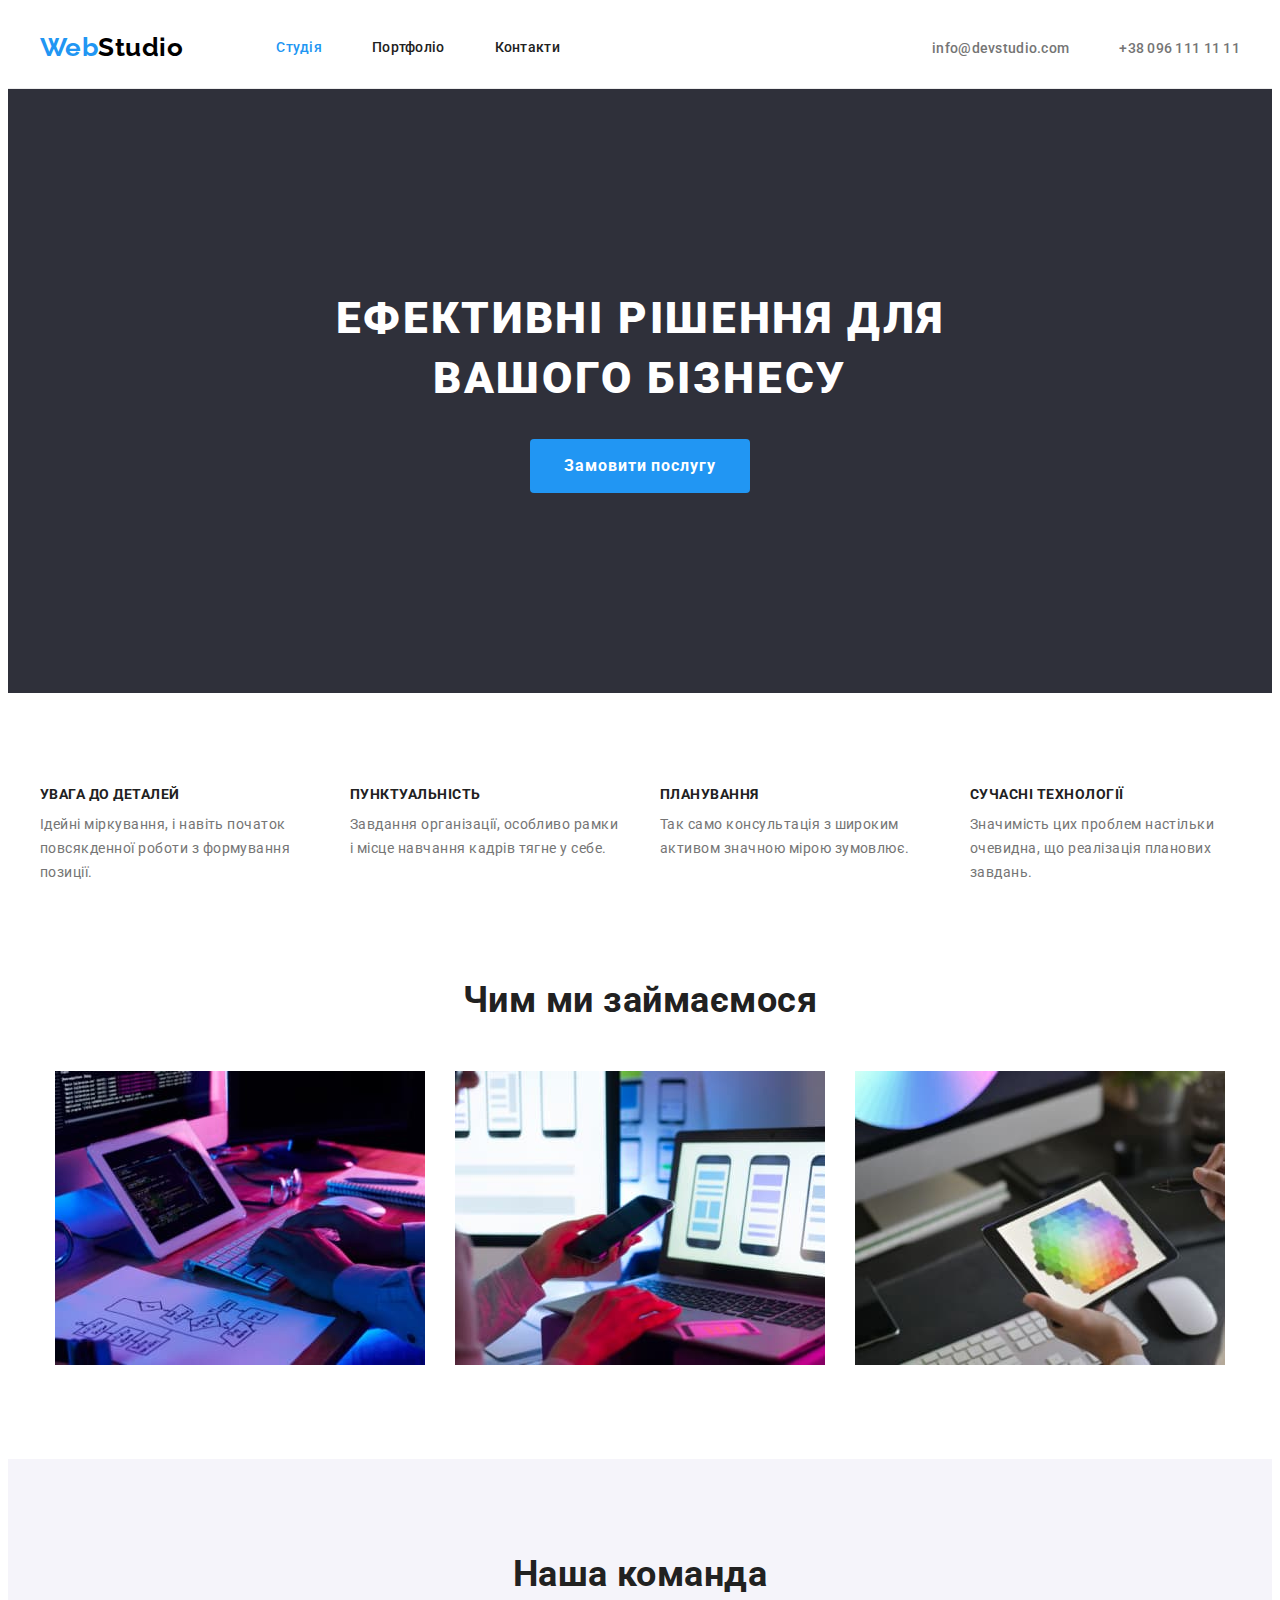
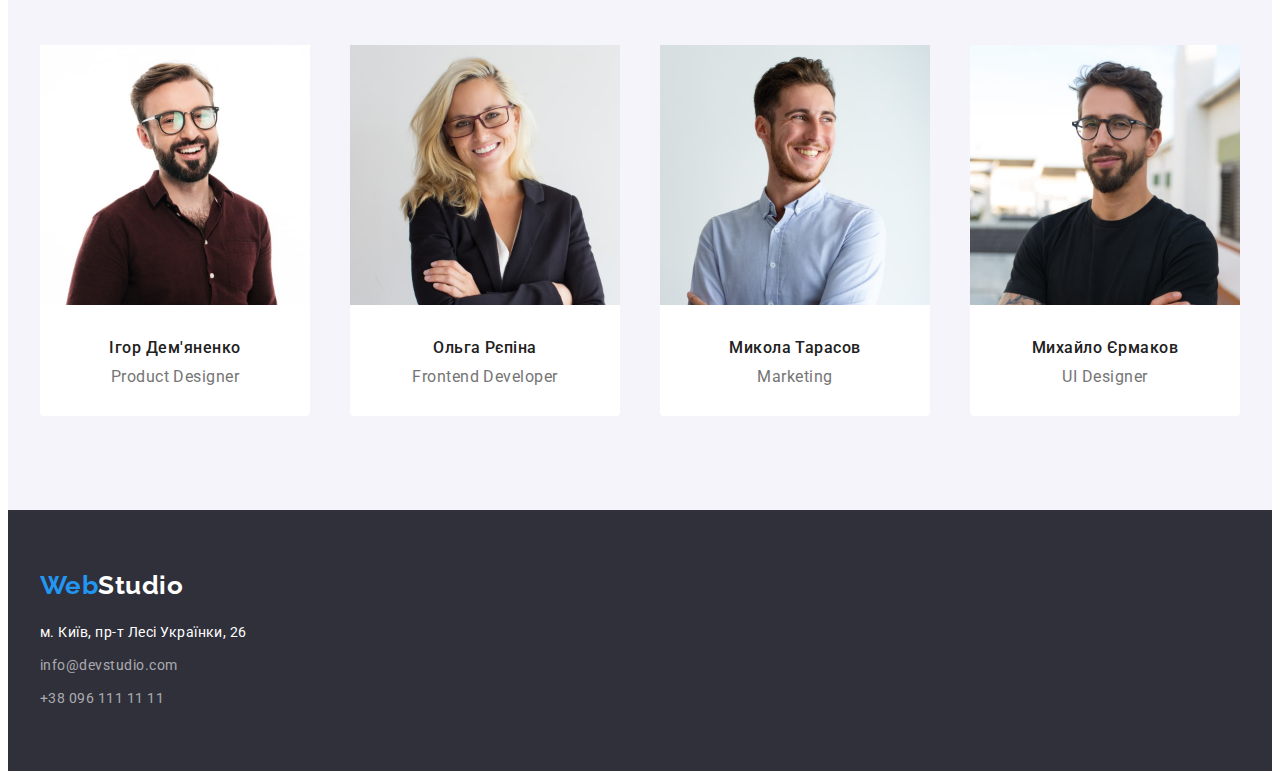
<file: index.html>
<!DOCTYPE html>
<html lang="uk">
  <head>
    <meta charset="UTF-8" />
    <meta http-equiv="X-UA-Compatible" content="IE=edge" />
    <meta name="viewport" content="width=device-width, initial-scale=1.0" />
    <title>Студія</title>

    <link rel="preconnect" href="https://fonts.googleapis.com" />
    <link rel="preconnect" href="https://fonts.gstatic.com" crossorigin />
    <link
      href="https://fonts.googleapis.com/css2?family=Raleway:wght@700&family=Roboto:wght@400;500;700;900&display=swap"
      rel="stylesheet"
    />
    <link
      rel="stylesheet"
      href="https://cdnjs.cloudflare.com/ajax/libs/modern-normalize/1.1.0/modern-normalize.min.css"
      integrity="sha512-wpPYUAdjBVSE4KJnH1VR1HeZfpl1ub8YT/NKx4PuQ5NmX2tKuGu6U/JRp5y+Y8XG2tV+wKQpNHVUX03MfMFn9Q=="
      crossorigin="anonymous"
      referrerpolicy="no-referrer"
    />
    <link rel="stylesheet" href="./css/style.css" />
  </head>
  <body>
    <header class="header-section">
      <div class="container main-nav">
        <nav class="main-nav">
          <a href="./index.html" class="logo logo-header"
            ><span class="accent">Web</span>Studio</a
          >
          <ul class="site-nav list">
            <li class="item"><a href="#" class="link curent">Студія</a></li>
            <li class="item">
              <a href="./portfolio.html" class="link">Портфоліо</a>
            </li>
            <li class="item">
              <a href="#" class="link">Контакти</a>
            </li>
          </ul>
        </nav>

        <ul class="auth-nav list main-nav">
          <li class="item">
            <a href="mailto:info@devstudio.com" class="link"
              >info@devstudio.com</a
            >
          </li>

          <li class="item">
            <a href="tel:+380961111111" class="link">+38 096 111 11 11</a>
          </li>
        </ul>
      </div>
    </header>

    <main>
      <!-- Hero Section -->
      <section class="hero-section">
        <h1 class="hero-title">Ефективні рішення для вашого бізнесу</h1>
        <button type="button" class="btn">Замовити послугу</button>
      </section>
      <!-- Section Benefits -->
      <section class="benefit-section">
        <div class="container">
          <h2 class="visually-hidden">Переваги</h2>
          <ul class="benefit-list list">
            <li class="benefit-item list">
              <div class="container-benefit">
                <h3 class="title">УВАГА ДО ДЕТАЛЕЙ</h3>
                <p class="title-text">
                  Ідейні міркування, і навіть початок повсякденної роботи з
                  формування позиції.
                </p>
              </div>
            </li>

            <li class="benefit-item list">
              <div class="container-benefit">
                <h3 class="title">ПУНКТУАЛЬНІСТЬ</h3>
                <p class="title-text">
                  Завдання організації, особливо рамки і місце навчання кадрів
                  тягне у себе.
                </p>
              </div>
            </li>

            <li class="benefit-item list">
              <div class="container-benefit">
                <h3 class="title">ПЛАНУВАННЯ</h3>
                <p class="title-text">
                  Так само консультація з широким активом значною мірою
                  зумовлює.
                </p>
              </div>
            </li>

            <li class="benefit-item list">
              <div class="container-benefit">
                <h3 class="title">СУЧАСНІ ТЕХНОЛОГІЇ</h3>
                <p class="title-text">
                  Значимість цих проблем настільки очевидна, що реалізація
                  планових завдань.
                </p>
              </div>
            </li>
          </ul>
        </div>
      </section>
      <!-- Section Work Type -->
      <section class="section-work">
        <div class="container">
          <h2 class="section-title">Чим ми займаємося</h2>
          <ul class="list work-type">
            <li class="work-type-card">
              <img
                src="./images/img1.jpg"
                alt="Кодинг"
                width="370"
                class="type-img"
              />
            </li>
            <li class="work-type-card">
              <img
                src="./images/img2.jpg"
                alt="Оптимізація"
                width="370"
                class="type-img"
              />
            </li>
            <li class="work-type-card">
              <img
                src="./images/img3.jpg"
                alt="Дизайн"
                width="370"
                class="type-img"
              />
            </li>
          </ul>
        </div>
      </section>

      <!-- Section Our Team -->

      <section class="section-team">
        <div class="container">
          <h2 class="section-title">Наша команда</h2>

          <ul class="team-list list">
            <li class="team-item team-person-info">
              <img src="./images/img4.jpg" alt="Ігор Дем'яненко" width="270" />
              <div class="name-container">
                <h3 class="team-title">Ігор Дем'яненко</h3>
                <p lang="en" class="team-title-text">Product Designer</p>
              </div>
            </li>

            <li class="team-item team-person-info">
              <img src="./images/img5.jpg" alt="Ольга Рєпіна" width="270" />
              <div class="name-container">
                <h3 class="team-title">Ольга Рєпіна</h3>
                <p lang="en" class="team-title-text">Frontend Developer</p>
              </div>
            </li>

            <li class="team-item team-person-info">
              <img src="./images/img6.jpg" alt="Микола Тарасов" width="270" />
              <div class="name-container">
                <h3 class="team-title">Микола Тарасов</h3>
                <p lang="en" class="team-title-text">Marketing</p>
              </div>
            </li>

            <li class="team-item team-person-info">
              <img src="./images/img7.jpg" alt="Михайло Єрмаков" width="270" />
              <div class="name-container">
                <h3 class="team-title">Михайло Єрмаков</h3>
                <p lang="en" class="team-title-text">UI Designer</p>
              </div>
            </li>
          </ul>
        </div>
      </section>
    </main>

    <!-- Footer -->

    <footer class="footer">
      <div class="container">
        <a href="./index.html" class="logo logo-footer"
          ><span class="accent">Web</span>Studio</a
        >

        <address>
          <ul class="contact-list list">
            <li class="contacts link">
              <a
                href="https://goo.gl/maps/FE5Qai6ADEzeRYqn9"
                target="_blank"
                rel="noreferrer noopener nofollow"
                class="contact-address link"
                >м. Київ, пр-т Лесі Українки, 26</a
              >
            </li>

            <li class="contact-item link">
              <a href="mailto:info@devstudio.com" class="contact-item link"
                >info@devstudio.com</a
              >
            </li>

            <li class="contact-item link">
              <a href="tel:+380961111111" class="contact-item link"
                >+38 096 111 11 11</a
              >
            </li>
          </ul>
        </address>
      </div>
    </footer>
  </body>
</html>
</file>
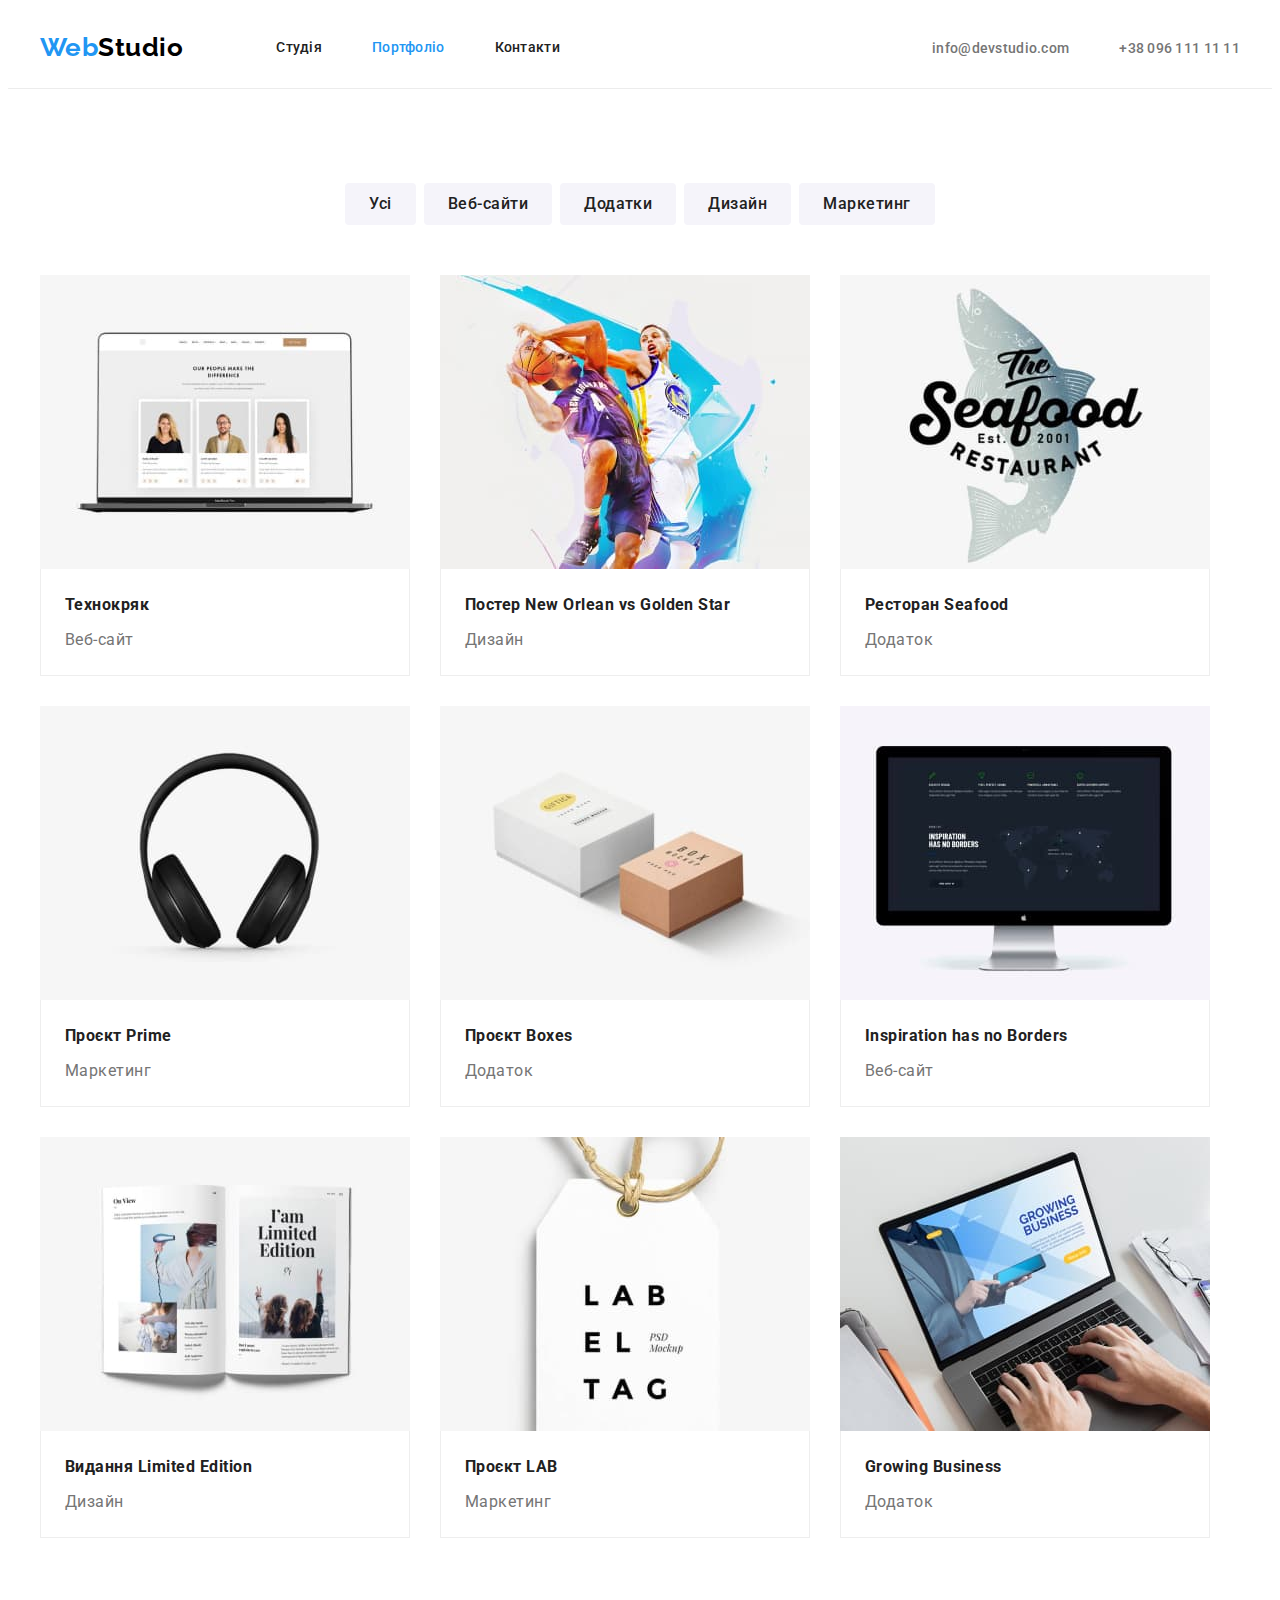
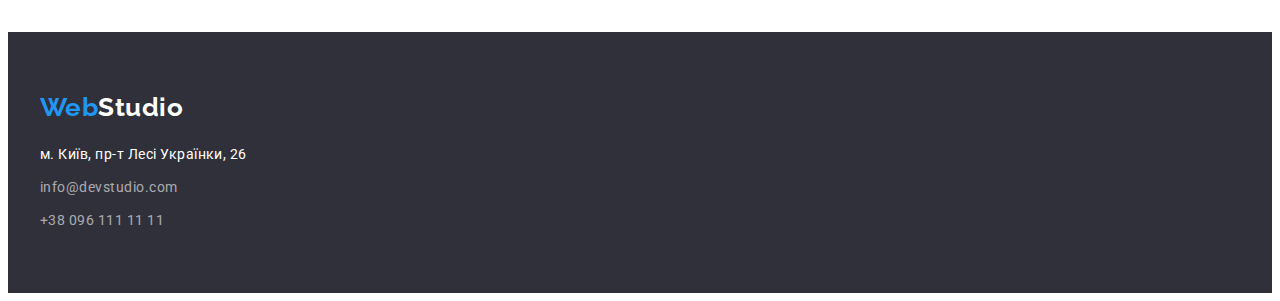
<file: portfolio.html>
<!DOCTYPE html>
<html lang="uk">
  <head>
    <meta charset="UTF-8" />
    <meta http-equiv="X-UA-Compatible" content="IE=edge" />
    <meta name="viewport" content="width=device-width, initial-scale=1.0" />
    <title>Студія</title>

    <link rel="preconnect" href="https://fonts.googleapis.com" />
    <link rel="preconnect" href="https://fonts.gstatic.com" crossorigin />
    <link
      href="https://fonts.googleapis.com/css2?family=Raleway:wght@700&family=Roboto:wght@400;500;700;900&display=swap"
      rel="stylesheet"
    />
    <link
      rel="stylesheet"
      href="https://cdnjs.cloudflare.com/ajax/libs/modern-normalize/1.1.0/modern-normalize.min.css"
      integrity="sha512-wpPYUAdjBVSE4KJnH1VR1HeZfpl1ub8YT/NKx4PuQ5NmX2tKuGu6U/JRp5y+Y8XG2tV+wKQpNHVUX03MfMFn9Q=="
      crossorigin="anonymous"
      referrerpolicy="no-referrer"
    />
    <link rel="stylesheet" href="./css/style.css" />
  </head>
  <body>
    <!-- Header -->

    <header class="header-section">
      <div class="container main-nav">
        <nav class="main-nav">
          <a href="./index.html" class="logo logo-header"
            ><span class="accent">Web</span>Studio</a
          >
          <ul class="site-nav list">
            <li class="item"><a href="./index.html" class="link">Студія</a></li>
            <li class="item">
              <a href="#" class="link curent">Портфоліо</a>
            </li>
            <li class="item">
              <a href="#" class="link">Контакти</a>
            </li>
          </ul>
        </nav>

        <ul class="auth-nav list main-nav">
          <li class="item">
            <a href="mailto:info@devstudio.com" class="link"
              >info@devstudio.com</a
            >
          </li>

          <li class="item">
            <a href="tel:+380961111111" class="link">+38 096 111 11 11</a>
          </li>
        </ul>
      </div>
    </header>

    <main>
      <!-- Section Button list -->

      <section class="main-portfolio">
        <div class="container">
          <h1 class="visually-hidden">Портфоліо робот</h1>
          <ul class="list button-list">
            <li>
              <button type="button" class="filter-btn">Усі</button>
            </li>
            <li>
              <button type="button" class="filter-btn">Веб-сайти</button>
            </li>
            <li>
              <button type="button" class="filter-btn">Додатки</button>
            </li>
            <li>
              <button type="button" class="filter-btn">Дизайн</button>
            </li>
            <li>
              <button type="button" class="filter-btn">Маркетинг</button>
            </li>
          </ul>

          <!-- Portfolio List -->

          <ul class="portfolio-list list">
            <li class="portfolio-item">
              <img
                src="./images/img1-1.jpg"
                alt="Зображення вебсайту"
                width="370"
                height="294"
                class="type-img"
              />
              <div class="card-text">
                <h2 class="portfolio-title">Технокряк</h2>
                <p class="portfolio-text">Веб-сайт</p>
              </div>
            </li>

            <li class="portfolio-item">
              <img
                src="./images/img1-2.jpg"
                alt="Зображення постеру"
                width="370"
                height="294"
                class="type-img"
              />
              <div class="card-text">
                <h2 class="portfolio-title">
                  Постер New Orlean vs Golden Star
                </h2>
                <p class="portfolio-text">Дизайн</p>
              </div>
            </li>

            <li class="portfolio-item">
              <img
                src="./images/img1-3.jpg"
                alt="Зображення логотипу ресторану"
                width="370"
                height="294"
                class="type-img"
              />
              <div class="card-text">
                <h2 class="portfolio-title">Ресторан Seafood</h2>
                <p class="portfolio-text">Додаток</p>
              </div>
            </li>

            <li class="portfolio-item">
              <img
                src="./images/img1-4.jpg"
                alt="Навушники"
                width="370"
                height="294"
                class="type-img"
              />
              <div class="card-text">
                <h2 class="portfolio-title">Проєкт Prime</h2>
                <p class="portfolio-text">Маркетинг</p>
              </div>
            </li>

            <li class="portfolio-item">
              <img
                src="./images/img1-5.jpg"
                alt="Коробки"
                width="370"
                height="294"
                class="type-img"
              />
              <div class="card-text">
                <h2 class="portfolio-title">Проєкт Boxes</h2>
                <p class="portfolio-text">Додаток</p>
              </div>
            </li>

            <li class="portfolio-item">
              <img
                src="./images/img1-6.jpg"
                alt="Зображення вебсайту"
                width="370"
                height="294"
                class="type-img"
              />
              <div class="card-text">
                <h2 class="portfolio-title">Inspiration has no Borders</h2>
                <p class="portfolio-text">Веб-сайт</p>
              </div>
            </li>

            <li class="portfolio-item">
              <img
                src="./images/img1-7.jpg"
                alt="Газета"
                width="370"
                height="294"
                class="type-img"
              />
              <div class="card-text">
                <h2 class="portfolio-title">Видання Limited Edition</h2>
                <p class="portfolio-text">Дизайн</p>
              </div>
            </li>

            <li class="portfolio-item">
              <img
                src="./images/img1-8.jpg"
                alt="Зображення значка"
                width="370"
                height="294"
                class="type-img"
              />
              <div class="card-text">
                <h2 class="portfolio-title">Проєкт LAB</h2>
                <p class="portfolio-text">Маркетинг</p>
              </div>
            </li>

            <li class="portfolio-item">
              <img
                src="./images/img1-9.jpg"
                alt="Зображення додатка"
                width="370"
                height="294"
                class="type-img"
              />
              <div class="card-text">
                <h2 class="portfolio-title">Growing Business</h2>
                <p class="portfolio-text">Додаток</p>
              </div>
            </li>
          </ul>
        </div>
      </section>
    </main>

    <!-- Footer -->

    <footer class="footer">
      <div class="container">
        <a href="./index.html" class="logo logo-footer"
          ><span class="accent">Web</span>Studio</a
        >

        <address>
          <ul class="contact-list list">
            <li class="contacts link">
              <a
                href="https://goo.gl/maps/FE5Qai6ADEzeRYqn9"
                target="_blank"
                rel="noreferrer noopener nofollow"
                class="contact-address link"
                >м. Київ, пр-т Лесі Українки, 26</a
              >
            </li>

            <li class="contact-item link">
              <a href="mailto:info@devstudio.com" class="contact-item link"
                >info@devstudio.com</a
              >
            </li>

            <li class="contact-item link">
              <a href="tel:+380961111111" class="contact-item link"
                >+38 096 111 11 11</a
              >
            </li>
          </ul>
        </address>
      </div>
    </footer>
  </body>
</html>
</file>
<file: css/style.css>
:root {
  --primary-text-color: #212121;
  --secondary-text-color: #757575;
  --accent-color: #2196f3;
  --primary-background-color: #ffffff;
  --secondary-background-color: #2f303a;
  --primary-logo-color: #000000;
  --contact-color: rgba(255, 255, 255, 0.6);
  --primary-btn-color: #f5f4fa;
  --active-btn-color: #188ce8;
  --border-color: #ececec;
}

body {
  color: var(--primary-text-color);
  font-family: "Roboto", sans-serif;
  letter-spacing: 0.03em;
}

.list {
  padding: 0px;
  margin: 0px;
  list-style: none;
  text-decoration: none;
}

.link {
  text-decoration: none;
}

.container {
  width: 1200px;
  padding-left: 15px;
  padding-right: 15px;
  margin: 0 auto;
}

/* Header */

.header-section {
  border-bottom: 1px solid var(--border-color);
}

/* Main-nav */

.main-nav {
  display: flex;
  align-items: center;
}

.logo {
  font-family: "Raleway", sans-serif;
  font-weight: 700;
  font-size: 26px;
  line-height: 1.19;
  text-decoration: none;
}

.logo.logo-header {
  display: inline-block;
  margin-right: 93px;
  padding-top: 24px;
  padding-bottom: 25px;

  color: var(--primary-logo-color);
}

.logo.logo-footer {
  color: #ffffff;
}

.accent {
  color: var(--accent-color);
}

.site-nav {
  display: flex;
}

.site-nav .item + .item {
  margin-left: 50px;
}

.site-nav .link {
  display: block;
  padding-top: 32px;
  padding-bottom: 32px;

  color: var(--primary-text-color);
  font-weight: 500;
  font-size: 14px;
  line-height: 1.14;
  letter-spacing: 0.02em;
}

.site-nav .curent {
  color: var(--accent-color);
}

.auth-nav {
  display: flex;
  margin-left: auto;
}

.auth-nav .item + .item {
  margin-left: 50px;
}

.auth-nav .link {
  display: block;
  padding-top: 32px;
  padding-bottom: 32px;

  color: var(--secondary-text-color);
  font-weight: 500;
  font-size: 14px;
  line-height: 16px;
  letter-spacing: 0.02em;
}

.link:hover,
.link:focus {
  color: var(--accent-color);
}

/* Hero Section */

.hero-section {
  padding-top: 200px;
  padding-bottom: 200px;
  text-align: center;

  background-color: var(--secondary-background-color);
}

.hero-title {
  margin-top: 0px;
  margin-bottom: 30px;
  margin-left: auto;
  margin-right: auto;
  max-width: 696px;

  color: var(--primary-background-color);
  text-transform: uppercase;
  font-weight: 900;
  font-size: 44px;
  line-height: 1.36;
  letter-spacing: 0.06em;
}

.btn {
  display: inline-block;
  border-radius: 4px;
  margin-top: 0px;
  padding: 10px 32px;
  min-width: 216px;
  text-align: center;
  cursor: pointer;
  border-color: transparent;

  color: var(--primary-background-color);
  background-color: var(--accent-color);
  font-family: inherit;
  font-weight: 700;
  font-size: 16px;
  line-height: 1.88;
  letter-spacing: 0.06em;
}

.hero-section > .btn:hover,
.hero-section > .btn:focus {
  color: var(--primary-background-color);
  background-color: var(--active-btn-color);
}

/* Section Benefits */

.visually-hidden {
  position: absolute;
  white-space: nowrap;
  width: 1px;
  height: 1px;
  overflow: hidden;
  padding: 0;
  border: 0;
  clip: rect(0 0 0 0);
  clip-path: inset(50%);
  margin: -1px;
}

.benefit-section {
  padding-top: 94px;
  padding-bottom: 47px;
}

.container-benefit {
  max-width: 270px;
}

.benefit-list {
  display: flex;
  justify-content: space-between;
}

.benefit-title {
  font-weight: 700;
  font-size: 14px;
  line-height: 1.14;
}

.title {
  margin-top: 0px;
  margin-bottom: 10px;

  font-size: 14px;
  line-height: 1.14;
  font-weight: 700;
  text-transform: uppercase;
}

.title-text {
  margin-top: 0px;
  margin-bottom: 0px;

  color: var(--secondary-text-color);
  font-size: 14px;
  line-height: 1.71;
}

/* Section Work Type */

.section-work {
  padding-top: 47px;
  padding-bottom: 94px;
}

.work-type {
  display: flex;
  justify-content: center;
}

.work-type .work-type-card:not(:last-child) {
  margin-right: 30px;
}

.type-img {
  display: block;
  max-width: 100%;
}

.section-title {
  margin-top: 0px;
  margin-bottom: 50px;
  text-align: center;

  font-weight: 700;
  font-size: 36px;
  line-height: 1.17;
}

/* Section Our Team */

.section-team {
  padding-top: 94px;
  padding-bottom: 94px;

  background-color: var(--primary-btn-color);
}

.team-list {
  display: flex;
  justify-content: space-between;
}

.team-person-info {
  max-width: 270px;
  text-align: center;
}

.team-item {
  background-color: var(--primary-background-color);
  border-radius: 0px 0px 4px 4px;
}

.team-title {
  margin-top: 0px;
  margin-bottom: 0px;

  font-weight: 500;
  font-size: 16px;
  line-height: 1.18;
}

.team-title-text {
  margin-top: 10px;
  margin-bottom: 0px;

  color: var(--secondary-text-color);
  font-size: 16px;
  line-height: 1.18;
}

.name-container {
  padding-top: 30px;
  padding-bottom: 30px;
}

/* Footer */

.footer {
  padding-top: 60px;
  padding-bottom: 60px;

  background-color: var(--secondary-background-color);
}

.logo.logo-footer {
  display: block;
  margin-top: 0px;
  margin-bottom: 20px;
}

.contact-list.list {
  font-style: normal;
  font-size: 14px;
  line-height: 1.71;
}

.contact-address.link {
  display: block;
  margin-top: 0px;
  margin-bottom: 0px;

  color: var(--primary-background-color);
}

.contact-address:hover,
.contact-address:focus {
  color: var(--accent-color);
}
.contact-item.link {
  display: block;
  margin-top: 9px;
  margin-bottom: 0px;

  color: var(--contact-color);
}

.contact-item:hover,
.contact-item:focus {
  color: var(--accent-color);
}

/* Page Portfolio */

.filter-btn {
  display: inline-block;

  padding: 6px 22px;
  width: auto;
  border-radius: 4px;
  border-color: transparent;

  color: var(--primary-text-color);
  background-color: var(--primary-btn-color);
  font-family: inherit;
  font-weight: 500;
  font-size: 16px;
  line-height: 1.62;
  letter-spacing: 0.03em;
  cursor: pointer;
}

.button-list {
  display: flex;
  justify-content: center;
  gap: 8px;
  margin-bottom: 50px;
}

.filter-btn:hover,
.filter-btn:focus {
  color: var(--primary-background-color);
  background-color: var(--accent-color);
}

/* Portfolio container */

.main-portfolio {
  padding-top: 94px;
  padding-bottom: 94px;
}

.portfolio-title {
  margin-top: 0;
  margin-bottom: 4px;

  color: var(--primary-text-color);
  font-weight: 700;
  font-size: 16px;
  line-height: 2;
}

.portfolio-text {
  margin-top: 0px;
  margin-bottom: 0px;

  color: var(--secondary-text-color);
  font-size: 16px;
  line-height: 1.88;
}

.portfolio-list {
  display: flex;
  flex-wrap: wrap;
  gap: 30px;
}

.card-text {
  padding: 20px 24px;
  border-left: 1px solid #eeeeee;
  border-bottom: 1px solid #eeeeee;
  border-right: 1px solid #eeeeee;
}
</file>
